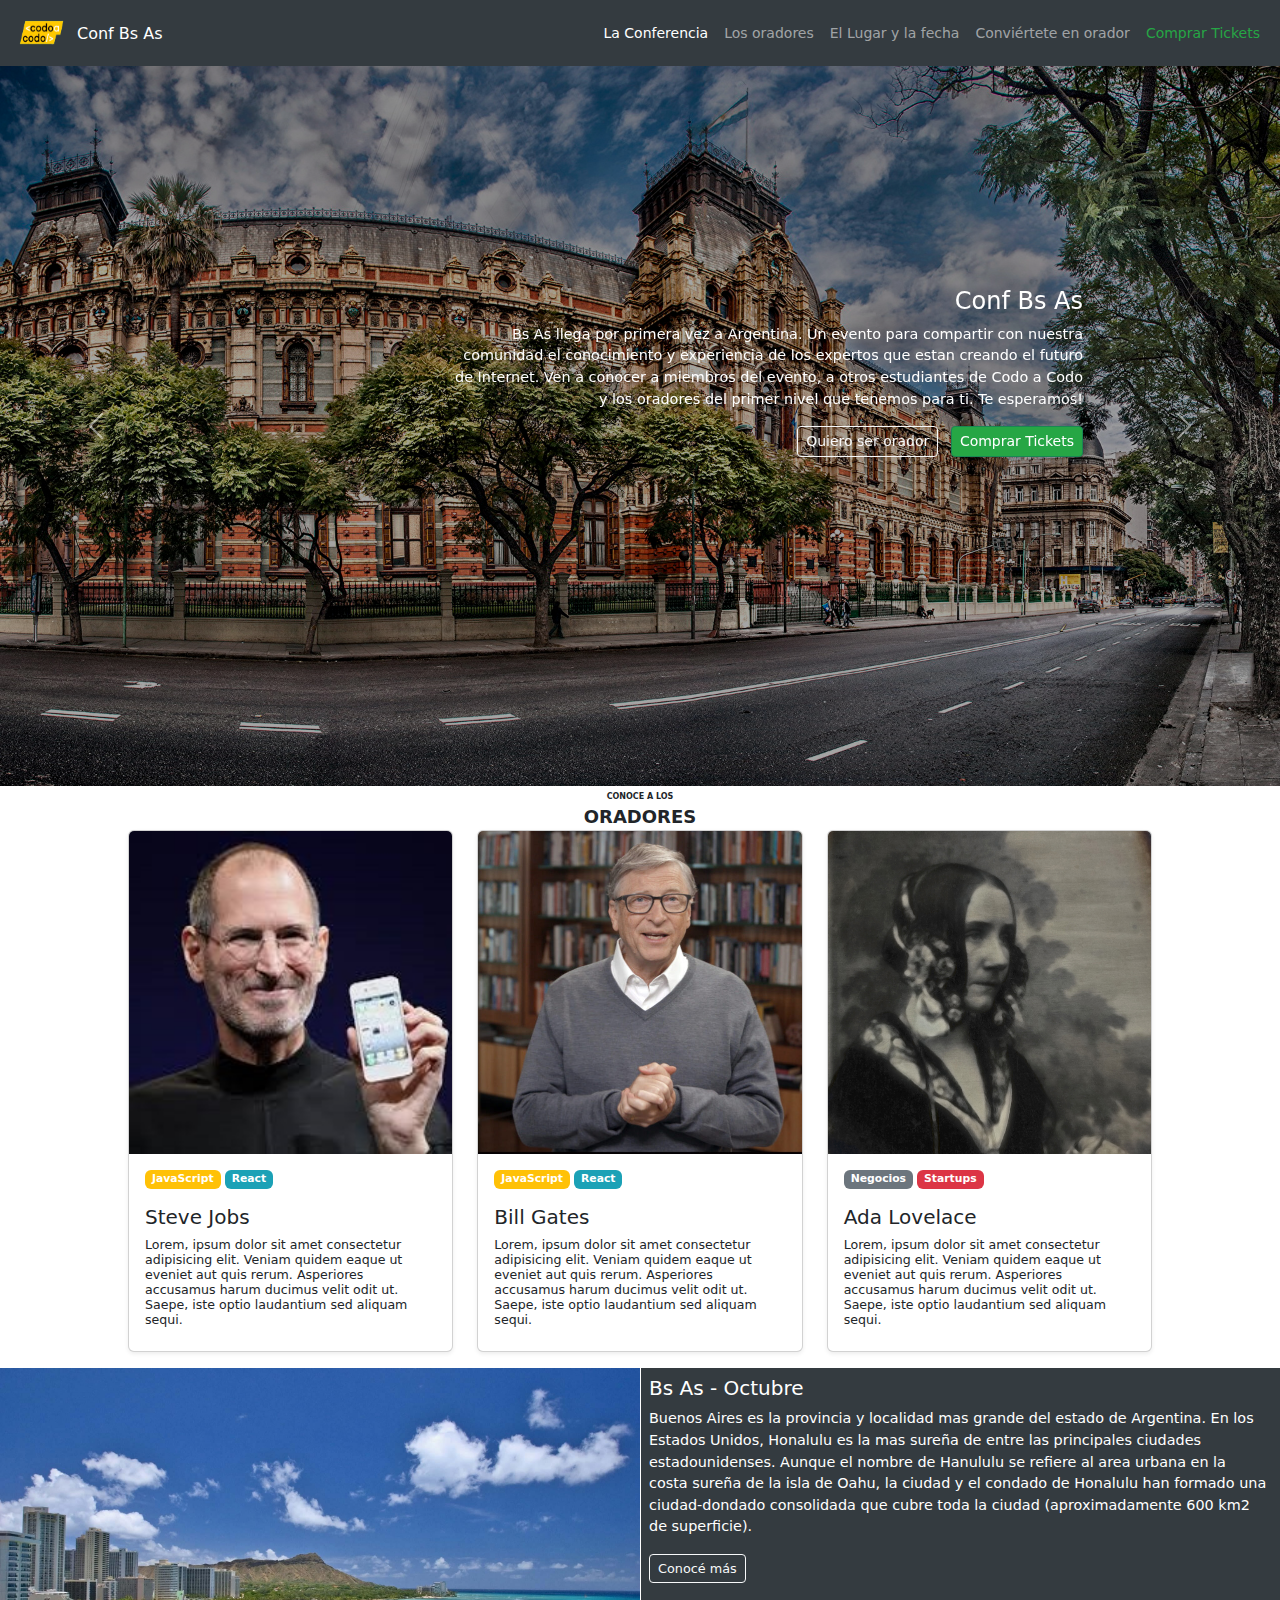
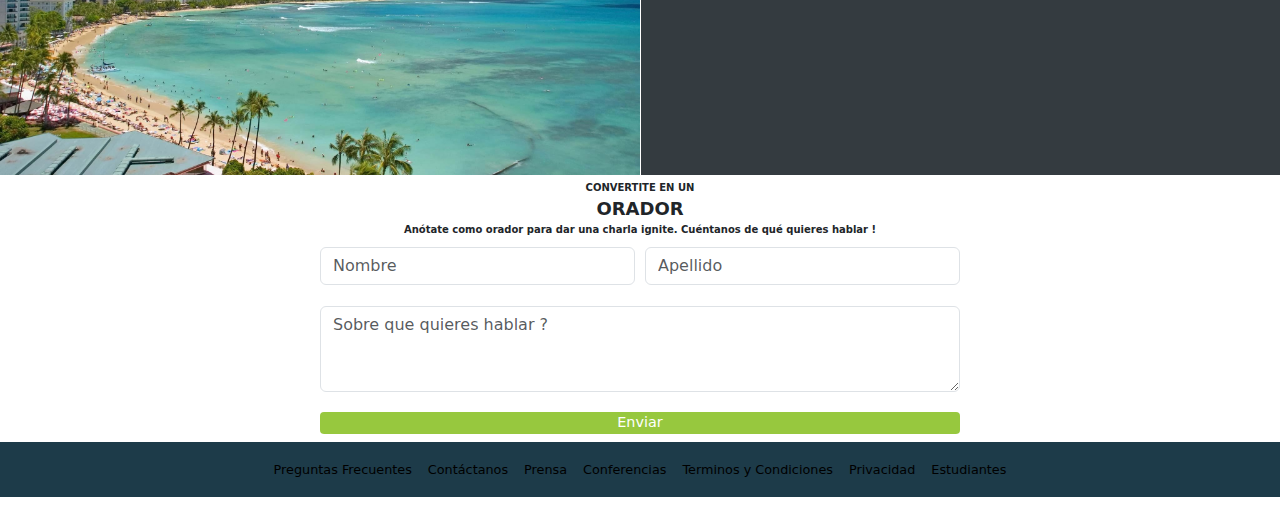
<file: index.html>
<!DOCTYPE html>
<html lang="en">

<head>
  <title>Conferencia Buenos Aires</title>
  <meta charset="utf-8">
  <meta name="viewport" content="width=device-width, initial-scale=1">
  <link href="https://cdn.jsdelivr.net/npm/bootstrap@5.1.3/dist/css/bootstrap.min.css" rel="stylesheet">
  <script src="https://cdn.jsdelivr.net/npm/bootstrap@5.1.3/dist/js/bootstrap.bundle.min.js"></script>
  <link rel="stylesheet" href="css/style.css">
</head>


<body>

  
  
  <!--    Menu de Navegacion-->
    
  <nav class="header-navbar navbar navbar-expand-md navbar-dark bg-dark text-white small">

    <!-- <div class="container-fluid  justify-content-start"> -->

    <div class="container-fluid">
      
      <a class="navbar-brand" href="#"><img src="img/codoacodo.png" alt="" width="60" height="40" class="d-inline-block"><span style="font-size: 16px; margin: 5px;">Conf Bs As</span></a>
    
      <span>
        <ul class="navbar-nav">
          <li class="nav-item">
            <a class="nav-link active" aria-current="page" href="#">La Conferencia</a>
          </li>
          <li class="nav-item">
            <a class="nav-link" href="#">Los oradores</a>
          </li>
          <li class="nav-item">
            <a class="nav-link" href="#">El Lugar y la fecha</a>
          </li>
          <li class="nav-item">
            <a class="nav-link" href="#">Conviértete en orador</a>
          </li>
          <li class="nav-item">
            <a class="nav-link mytext-success" href="comprar.html" target="_blank">Comprar Tickets</a>
          </li>
        </ul>
      </span>

    </div>
  </nav>

  <!--    Imagen Bs As con Texto

  <div class="container-fluid p-0 m-0">

    <div class="image-container">
      <img src="img/ba1.jpg" alt="html5" class="imagen-con-texto">
      <div class="imagen-con-texto-titulo">
        <h4>Conf Bs As</h4>
        <p>Bs As llega por primera vez a Argentina. Un evento para compartir con nuestra comunidad el conocimiento y
          experiencia de los expertos que estan creando el futuro de Internet. Ven a conocer a miembros del evento, a
          otros estudiantes de Codo a Codo y los oradores del primer nivel que tenemos para ti. Te esperamos!</p>
        <button type="button" class="btn  btn-outline-light mb-2 btn-sm btn-block">Quiero ser orador</button>
        <button type="button" class="btn btn-comprar btn-success mb-2 ms-2  btn-sm btn-block ">Comprar Tickets</button>
      </div>
    </div>
  </div>  -->

    <div class="image-container">


        <!-- Carousel -->
        <div id="demo" class="carousel slide" data-bs-ride="carousel">

          <!-- Indicators/dots -->
          <div class="carousel-indicators">
            <button type="button" data-bs-target="#demo" data-bs-slide-to="0" class="active"></button>
            <button type="button" data-bs-target="#demo" data-bs-slide-to="1"></button>
            <button type="button" data-bs-target="#demo" data-bs-slide-to="2"></button>
          </div>

          <!-- The slideshow/carousel -->
          <div class="carousel-inner">
            <div class="carousel-item active">
              <img src="img/ba1.jpg" alt="ba1" class="d-block w-100">
            </div>
            <div class="carousel-item">
              <img src="img/ba2.jpg" alt="ba2" class="d-block w-100">
            </div>
            <div class="carousel-item">
              <img src="img/ba3.jpg" alt="ba3" class="d-block w-100">
            </div>
          </div>

          <!-- Left and right controls/icons -->
          <button class="carousel-control-prev" type="button" data-bs-target="#demo" data-bs-slide="prev">
            <span class="carousel-control-prev-icon"></span>
          </button>
          <button class="carousel-control-next" type="button" data-bs-target="#demo" data-bs-slide="next">
            <span class="carousel-control-next-icon"></span>
          </button>
        </div>
        
        <div class="imagen-con-texto-titulo">
          <h4>Conf Bs As</h4>
          <p>Bs As llega por primera vez a Argentina. Un evento para compartir con nuestra comunidad el conocimiento y
            experiencia de los expertos que estan creando el futuro de Internet. Ven a conocer a miembros del evento, a
            otros estudiantes de Codo a Codo y los oradores del primer nivel que tenemos para ti. Te esperamos!</p>
          <button type="button" class="btn  btn-outline-light mb-2 btn-sm btn-block">Quiero ser orador</button>
          <a href="comprar.html" target="_blank"><button type="button" class="btn btn-comprar btn-success mb-2 ms-2  btn-sm btn-block ">Comprar Tickets</button></a>
        </div>
    </div>


    <!--    Cuerpo Central con imagenes-->

    <div class="oradores" style="position: relative;">

    <p style="text-align: center; font-size:8px; font-weight: 600; padding: 0; margin-top: 5px; margin-bottom: 0;">CONOCE A LOS</p>
    <p style="text-align: center; font-size:large; font-weight: 600; padding: 0 ; margin: 0;">ORADORES</p>

        <div class="row row-cols-1 row-cols-xs-1 row-cols-sm-3 row-cols-lg-3">
        
        <div class="col">
          <div class="card h-100 shadow-sm"> <img src="img/steve.jpg" class="card-img-top" alt="Steve Jobs">
            <div class="card-body">
              <div class="clearfix mb-3">
                <span class="float-start badge  bg-warning">JavaScript</span> 
                <span class="float-start badge ms-1 bg-info">React</span> 
              </div>
              <h5 class="card-title">Steve Jobs</h5>
              <h6 class="card-title small">Lorem, ipsum dolor sit amet consectetur adipisicing elit. Veniam quidem eaque ut
                eveniet aut quis rerum. Asperiores accusamus harum ducimus velit odit ut. Saepe, iste optio laudantium sed
                aliquam sequi.</h6>
            </div>
          </div>
        </div>

        <div class="col">
          <div class="card h-100 shadow-sm"> <img src="img/bill.jpg" class="card-img-top" alt="Bill Gates">
            <div class="card-body">
                <div class="clearfix mb-3">
                  <span class="float-start badge bg-warning">JavaScript</span> 
                  <span class="float-start badge  ms-1  bg-info">React</span> 
                </div>
                <h5 class="card-title">Bill Gates</h5>
                <h6 class="card-title small">Lorem, ipsum dolor sit amet consectetur adipisicing elit. Veniam quidem eaque ut
                  eveniet aut quis rerum. Asperiores accusamus harum ducimus velit odit ut. Saepe, iste optio laudantium sed
                  aliquam sequi.</h6>
              </div>
          </div>
        </div>

        <div class="col">
          <div class="card h-100 shadow-sm"> <img
              src="img/ada.jpeg"
              class="card-img-top" alt="Ada Lovelace">
              <div class="card-body">
                <div class="clearfix mb-3"> 
                  <span class="float-start badge  bg-secondary">Negocios</span> 
                  <span class="float-start badge  ms-1  bg-danger">Startups</span> 
                </div>
                <h5 class="card-title">Ada Lovelace</h5>
                <h6 class="card-title small">Lorem, ipsum dolor sit amet consectetur adipisicing elit. Veniam quidem eaque ut
                  eveniet aut quis rerum. Asperiores accusamus harum ducimus velit odit ut. Saepe, iste optio laudantium sed
                  aliquam sequi.</h6>
              </div>
          </div>
        </div>
      
      </div>
    </div>

    <!--    Destino Playa-->


    <div class="container-fluid mt-3">

  
        <div class="row  row-cols-1 row-cols-xs-1 row-cols-sm-2 row-cols-lg-2">
          
          <div class="col m-0 p-0">
            <img src="img/honolulu.jpg"  alt="" style="width: 100%; height: 100%;">
          </div>
  
          <div class="destino-texto bg-dark  m-0 ps-2 pt-2">
           <h5>Bs As - Octubre</h5>
            <p>Buenos Aires es la provincia y localidad mas grande del estado de Argentina. En los Estados Unidos, Honalulu es la mas sureña
          de entre las principales ciudades estadounidenses. Aunque el nombre de Hanululu se refiere al area urbana en la costa sureña de la isla
          de Oahu, la ciudad y el condado de Honalulu han formado una ciudad-dondado consolidada que cubre toda la ciudad (aproximadamente 600 km2 de superficie).
           </p>
           <button type="button" class="btn  btn-outline-light mb-2 btn-sm btn-block">Conocé más</button>
          </div>
        
        </div>
    </div>

    
    <!--    Formulario-->

    <div class="flex-box formulario-inscripcion" >

      <p style="text-align: center; font-size:10px; font-weight: 600; padding: 0; margin-top: 5px; margin-bottom: 0;">CONVERTITE EN UN </p>
      <p style="text-align: center; font-size:large; font-weight: 600; padding: 0 ; margin: 0;">ORADOR</p>
      <p style="text-align: center; font-size:10px; font-weight: 600;  padding: 0 ; margin: 0;">Anótate como orador para dar una charla ignite. Cuéntanos de qué quieres hablar ! </p>
      
      <form action="#">
        
            <div class="formulario-flex-item">
              <label for="Nombre"></label>
              <input type="text" class="form-control" id="nombre" placeholder="Nombre" name="nombre">

              <label for="apellido" style="margin: 5px;"></label>
              <input type="text" class="form-control" id="apellido" placeholder="Apellido" name="apellido">

            </div>           

           <label for="temas"></label>
           <textarea class="form-control" id="temas" placeholder="Sobre que quieres hablar ?" name="temas" rows="3"></textarea>
      
           <button type="submit" class="formulario-inscripcion-boton">Enviar</button>
 

      </form>

    </div>




  <!--    Footer-->
    
  <nav class="navbar navbar-expand-md text-white">

    <!-- <div class="container-fluid  justify-content-start"> -->

    <div class="footer ">
        <ul class="navbar-nav">
          <li class="nav-item">
            <a class="nav-link active" aria-current="page" href="#">Preguntas Frecuentes</a>
          </li>
          <li class="nav-item">
            <a class="nav-link active" href="#">Contáctanos</a>
          </li>
          <li class="nav-item">
            <a class="nav-link active" href="#">Prensa</a>
          </li>
          <li class="nav-item">
            <a class="nav-link active" href="#">Conferencias</a>
          </li>
          <li class="nav-item">
            <a class="nav-link active" href="#">Terminos y Condiciones</a>
          </li>
          <li class="nav-item">
            <a class="nav-link active" href="#">Privacidad</a>
          </li>
          <li class="nav-item">
            <a class="nav-link active" href="#">Estudiantes</a>
          </li>
        </ul>
    </div>
  </nav>



</body>

</html>
</file>
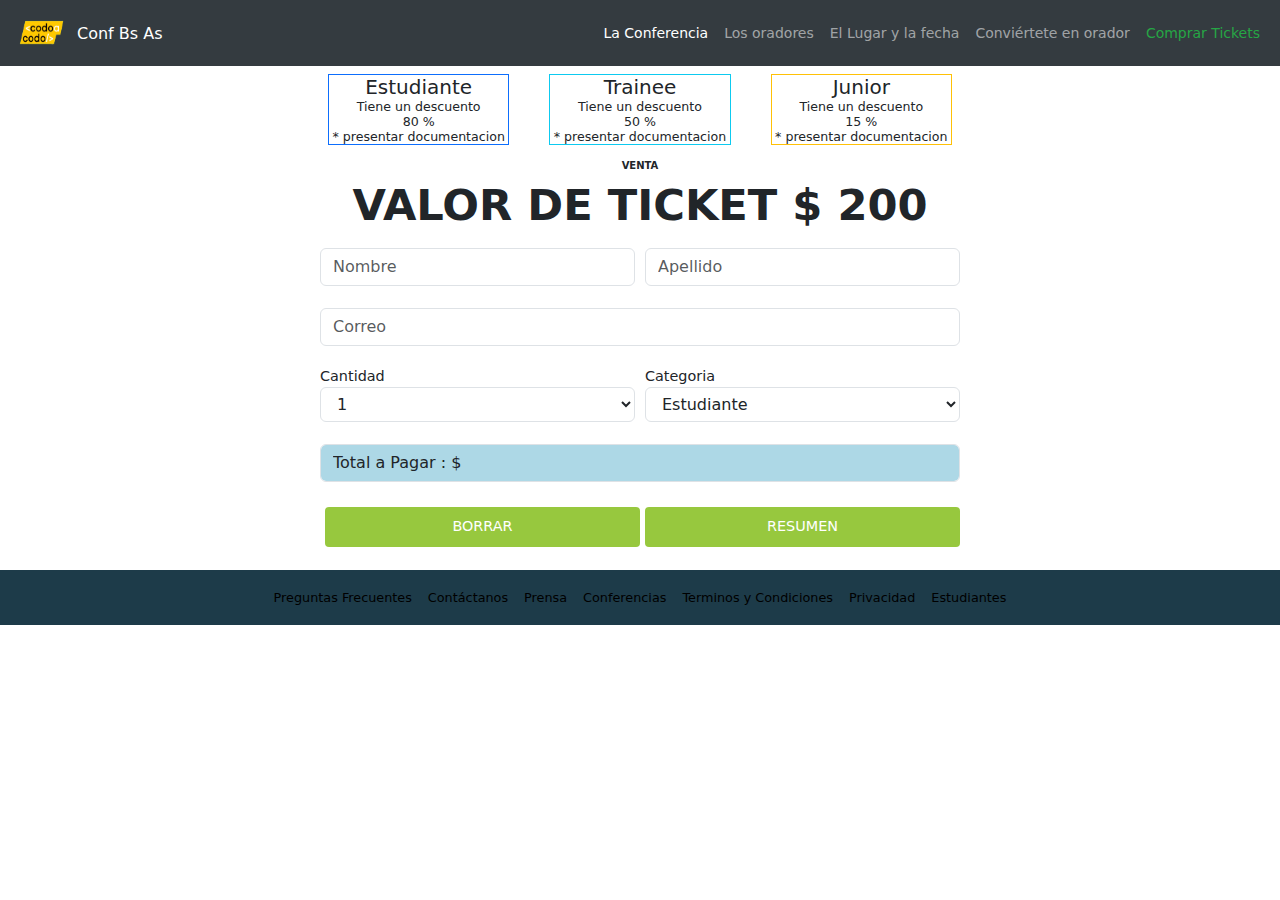
<file: comprar.html>
<!DOCTYPE html>
<html lang="en">

<head>
  <title>Conferencia Buenos Aires</title>
  <meta charset="utf-8">
  <meta name="viewport" content="width=device-width, initial-scale=1">
  <link href="https://cdn.jsdelivr.net/npm/bootstrap@5.1.3/dist/css/bootstrap.min.css" rel="stylesheet">
  <script src="https://cdn.jsdelivr.net/npm/bootstrap@5.1.3/dist/js/bootstrap.bundle.min.js"></script>
  <link rel="stylesheet" href="css/style.css">
</head>



<body>

  
  
  <!--    Menu de Navegacion-->
    
  <nav class="header-navbar navbar navbar-expand-md navbar-dark bg-dark text-white small">

    <!-- <div class="container-fluid  justify-content-start"> -->

    <div class="container-fluid">
      
      <a class="navbar-brand" href="#"><img src="img/codoacodo.png" alt="" width="60" height="40" class="d-inline-block"><span style="font-size: 16px; margin: 5px;">Conf Bs As</span></a>
    
      <span>
        <ul class="navbar-nav">
          <li class="nav-item">
            <a class="nav-link active" aria-current="page" href="#">La Conferencia</a>
          </li>
          <li class="nav-item">
            <a class="nav-link" href="#">Los oradores</a>
          </li>
          <li class="nav-item">
            <a class="nav-link" href="#">El Lugar y la fecha</a>
          </li>
          <li class="nav-item">
            <a class="nav-link" href="#">Conviértete en orador</a>
          </li>
          <li class="nav-item">
            <a class="nav-link mytext-success" href="#">Comprar Tickets</a>
          </li>
        </ul>
      </span>

    </div>
  </nav>


    <!--    Cuerpo Central con tarjetas-->

    <div class="tickets" style="position: relative;">

      <div class="row row-cols-1 row-cols-xs-1 row-cols-sm-1 row-cols-lg-3">      

        <div class="col">   
            <div class="card-body border border-primary text-center m-2">
              <h5 class="card-title">Estudiante</h5>
              <h6 class="card-title small">Tiene un descuento</h6>
              <h6 class="card-title small">80 %</h6>
              <h6 class="card-title small">* presentar documentacion</h6>
            </div>
        </div>
   

     
        <div class="col">   
            <div class="card-body border border-info text-center m-2">
              <h5 class="card-title">Trainee</h5>
              <h6 class="card-title small">Tiene un descuento</h6>
              <h6 class="card-title small">50 %</h6>
              <h6 class="card-title small">* presentar documentacion</h6>
            </div>
        </div>
     
        <div class="col">   
            <div class="card-body border border-warning text-center m-2">
              <h5 class="card-title">Junior</h5>
              <h6 class="card-title small">Tiene un descuento</h6>
              <h6 class="card-title small">15 %</h6>
              <h6 class="card-title small">* presentar documentacion</h6>
            </div>
        </div>

      </div>


    </div>

    
    <!--    Formulario-->

    <div class="formulario-inscripcion" >

      <p style="text-align: center; font-size:10px; font-weight: 600; padding: 0; margin-top: 5px; margin-bottom: 0;">VENTA</p>
      <p style="text-align: center; font-size:3em; font-weight: 600; padding: 0 ; margin: 0;">VALOR DE TICKET $ 200</p>
      
      <form id="ComprarTickets" action="">
        
           <div class="form-row formulario-flex-item">
                <label for="Nombre"></label>
                <input type="text" class="form-control" id="nombre" placeholder="Nombre" name="nombre">

                <label for="apellido" style="margin: 5px;"></label>
                <input type="text" class="form-control" id="apellido" placeholder="Apellido" name="apellido">
           </div>    
                   
           <div class="form-row" >
              <label for="correo"></label>
              <input type="email" class="form-control" id="correo" placeholder="Correo" name="correo">
           </div>

           <div class="formulario-flex-item" style="margin-top: 20px;">
                <div style="display: flex; flex-direction: column; width: 100%;">
                  <label for="cantidad">Cantidad</label>
                
                  <select id="cantidad" placeholder="Cantidad" name="cantidad" class="form-control">
                    <option>1</option>
                    <option>2</option>
                    <option>3</option>
                    <option>4</option>
                    <option>5</option>
                    <option>6</option>
                    <option>7</option>
                    <option>8</option>
                    <option>9</option>
                    <option>10</option>
                  </select>
                </div>

                <div class="categoria-style">
                  <label for="categoria">Categoria</label>
                  <select id="categoria" class="form-control">
                    <option>Estudiante</option>
                    <option>Trainee</option>
                    <option>Junior</option>
                  </select>
                </div>  
         </div>    

         <div class="form-row" >
          <label for="resumen"></label>
          <input type="resumen" class="form-control" id="resumen" value="Total a Pagar : $" name="resumen" readonly=»readonly style="background-color: lightblue">
       </div>


         <div class="form-row formulario-flex-item">

                <button id="btnBorrar" class="formulario-comprar-boton" type="submit">BORRAR</button>
                <button id="btnResumen" class="formulario-comprar-boton" type="submit">RESUMEN</button>

        </div>
      </form>
    </div>


  <!--    Footer-->
    
  <nav class="navbar navbar-expand-md text-white">

    <!-- <div class="container-fluid  justify-content-start"> -->

    <div class="footer ">
        <ul class="navbar-nav">
          <li class="nav-item">
            <a class="nav-link active" aria-current="page" href="#">Preguntas Frecuentes</a>
          </li>
          <li class="nav-item">
            <a class="nav-link active" href="#">Contáctanos</a>
          </li>
          <li class="nav-item">
            <a class="nav-link active" href="#">Prensa</a>
          </li>
          <li class="nav-item">
            <a class="nav-link active" href="#">Conferencias</a>
          </li>
          <li class="nav-item">
            <a class="nav-link active" href="#">Terminos y Condiciones</a>
          </li>
          <li class="nav-item">
            <a class="nav-link active" href="#">Privacidad</a>
          </li>
          <li class="nav-item">
            <a class="nav-link active" href="#">Estudiantes</a>
          </li>
        </ul>
    </div>
  </nav>

  <script src="js/funciones.js"></script>

</body>

</html>
</file>
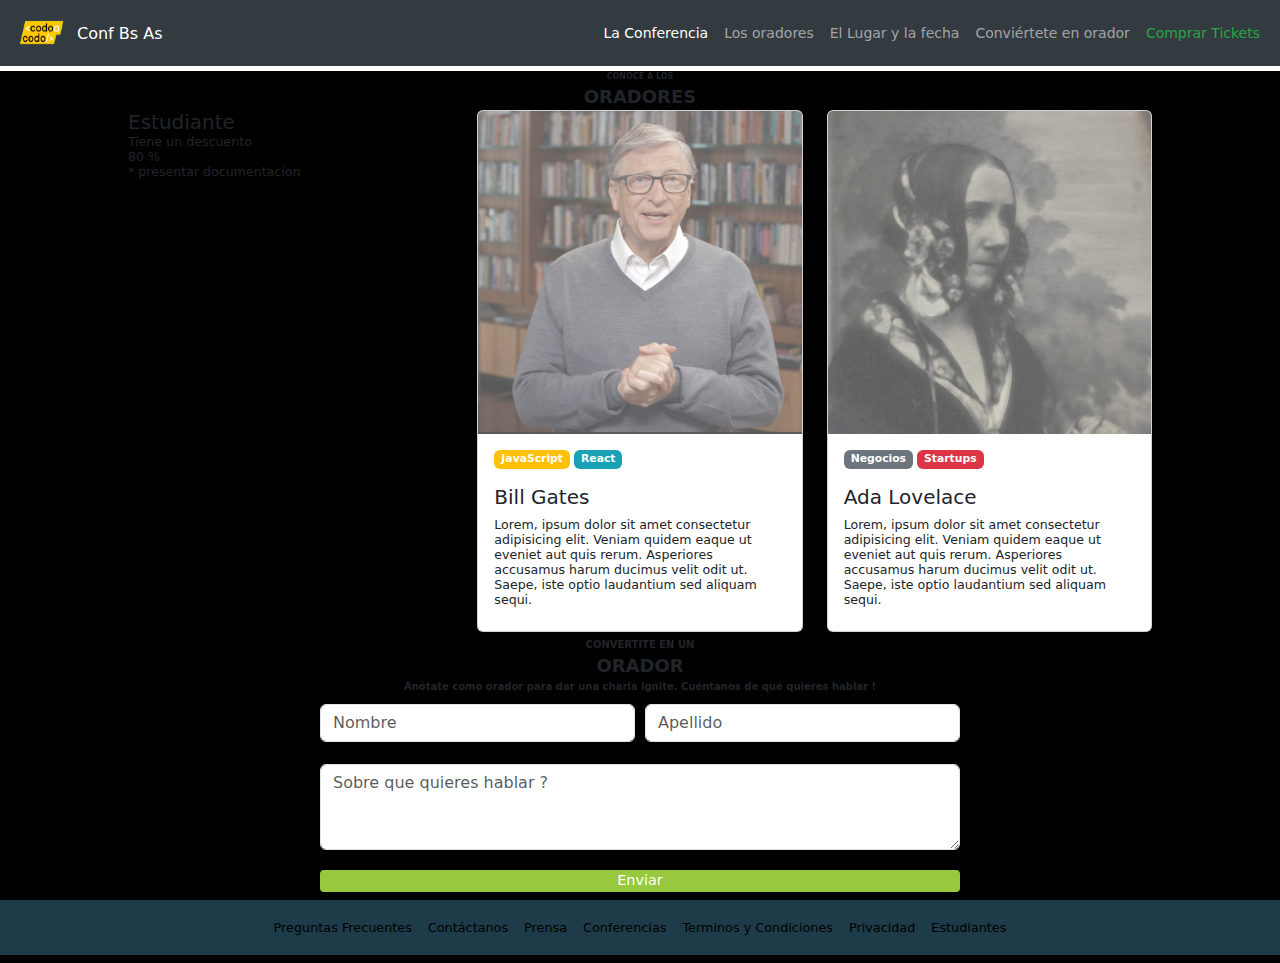
<file: comprar_tickets.html>
<!DOCTYPE html>
<html lang="en">

<head>
  <title>Conferencia Buenos Aires</title>
  <meta charset="utf-8">
  <meta name="viewport" content="width=device-width, initial-scale=1">
  <link href="https://cdn.jsdelivr.net/npm/bootstrap@5.1.3/dist/css/bootstrap.min.css" rel="stylesheet">
  <script src="https://cdn.jsdelivr.net/npm/bootstrap@5.1.3/dist/js/bootstrap.bundle.min.js"></script>
  <link rel="stylesheet" href="css/style.css">
</head>


<body>

  
  
  <!--    Menu de Navegacion-->
    
  <nav class="header-navbar navbar navbar-expand-md navbar-dark bg-dark text-white small">

    <!-- <div class="container-fluid  justify-content-start"> -->

    <div class="container-fluid">
      
      <a class="navbar-brand" href="#"><img src="img/codoacodo.png" alt="" width="60" height="40" class="d-inline-block"><span style="font-size: 16px; margin: 5px;">Conf Bs As</span></a>
    
      <span>
        <ul class="navbar-nav">
          <li class="nav-item">
            <a class="nav-link active" aria-current="page" href="#">La Conferencia</a>
          </li>
          <li class="nav-item">
            <a class="nav-link" href="#">Los oradores</a>
          </li>
          <li class="nav-item">
            <a class="nav-link" href="#">El Lugar y la fecha</a>
          </li>
          <li class="nav-item">
            <a class="nav-link" href="#">Conviértete en orador</a>
          </li>
          <li class="nav-item">
            <a class="nav-link mytext-success" href="#">Comprar Tickets</a>
          </li>
        </ul>
      </span>

    </div>
  </nav>

    <div class="image-container">


    <!--    Cuerpo Central con imagenes-->

    <div class="oradores" style="position: relative;">

    <p style="text-align: center; font-size:8px; font-weight: 600; padding: 0; margin-top: 5px; margin-bottom: 0;">CONOCE A LOS</p>
    <p style="text-align: center; font-size:large; font-weight: 600; padding: 0 ; margin: 0;">ORADORES</p>

        <div class="row row-cols-1 row-cols-xs-1 row-cols-sm-3 row-cols-lg-3">
        
        <div class="col">   
            <div class="card-body">
              <h5 class="card-title">Estudiante</h5>
              <h6 class="card-title small">Tiene un descuento</h6>
              <h6 class="card-title small">80 %</h6>
              <h6 class="card-title small">* presentar documentacion</h6>
            </div>
        </div>

        <div class="col">
          <div class="card h-100 shadow-sm"> <img src="img/bill.jpg" class="card-img-top" alt="Bill Gates">
            <div class="card-body">
                <div class="clearfix mb-3">
                  <span class="float-start badge bg-warning">JavaScript</span> 
                  <span class="float-start badge  ms-1  bg-info">React</span> 
                </div>
                <h5 class="card-title">Bill Gates</h5>
                <h6 class="card-title small">Lorem, ipsum dolor sit amet consectetur adipisicing elit. Veniam quidem eaque ut
                  eveniet aut quis rerum. Asperiores accusamus harum ducimus velit odit ut. Saepe, iste optio laudantium sed
                  aliquam sequi.</h6>
              </div>
          </div>
        </div>

        <div class="col">
          <div class="card h-100 shadow-sm"> <img
              src="img/ada.jpeg"
              class="card-img-top" alt="Ada Lovelace">
              <div class="card-body">
                <div class="clearfix mb-3"> 
                  <span class="float-start badge  bg-secondary">Negocios</span> 
                  <span class="float-start badge  ms-1  bg-danger">Startups</span> 
                </div>
                <h5 class="card-title">Ada Lovelace</h5>
                <h6 class="card-title small">Lorem, ipsum dolor sit amet consectetur adipisicing elit. Veniam quidem eaque ut
                  eveniet aut quis rerum. Asperiores accusamus harum ducimus velit odit ut. Saepe, iste optio laudantium sed
                  aliquam sequi.</h6>
              </div>
          </div>
        </div>
      
      </div>
    </div>

    
    <!--    Formulario-->

    <div class="flex-box formulario-inscripcion" >

      <p style="text-align: center; font-size:10px; font-weight: 600; padding: 0; margin-top: 5px; margin-bottom: 0;">CONVERTITE EN UN </p>
      <p style="text-align: center; font-size:large; font-weight: 600; padding: 0 ; margin: 0;">ORADOR</p>
      <p style="text-align: center; font-size:10px; font-weight: 600;  padding: 0 ; margin: 0;">Anótate como orador para dar una charla ignite. Cuéntanos de qué quieres hablar ! </p>
      
      <form action="#">
        
            <div class="formulario-flex-item">
              <label for="Nombre"></label>
              <input type="text" class="form-control" id="nombre" placeholder="Nombre" name="nombre">

              <label for="apellido" style="margin: 5px;"></label>
              <input type="text" class="form-control" id="apellido" placeholder="Apellido" name="apellido">

            </div>           

           <label for="temas"></label>
           <textarea class="form-control" id="temas" placeholder="Sobre que quieres hablar ?" name="temas" rows="3"></textarea>
      
           <button type="submit" class="formulario-inscripcion-boton">Enviar</button>
 

      </form>

    </div>




  <!--    Footer-->
    
  <nav class="navbar navbar-expand-md text-white">

    <!-- <div class="container-fluid  justify-content-start"> -->

    <div class="footer ">
        <ul class="navbar-nav">
          <li class="nav-item">
            <a class="nav-link active" aria-current="page" href="#">Preguntas Frecuentes</a>
          </li>
          <li class="nav-item">
            <a class="nav-link active" href="#">Contáctanos</a>
          </li>
          <li class="nav-item">
            <a class="nav-link active" href="#">Prensa</a>
          </li>
          <li class="nav-item">
            <a class="nav-link active" href="#">Conferencias</a>
          </li>
          <li class="nav-item">
            <a class="nav-link active" href="#">Terminos y Condiciones</a>
          </li>
          <li class="nav-item">
            <a class="nav-link active" href="#">Privacidad</a>
          </li>
          <li class="nav-item">
            <a class="nav-link active" href="#">Estudiantes</a>
          </li>
        </ul>
    </div>
  </nav>



</body>

</html>
</file>
<file: css/style.css>
*{
    box-sizing: border-box !important;
  }

html{ 
    padding: 0;
    margin: 0px;
   /* background-color: rgba(0, 0, 0, 0.85);*/
}

body{
    width: 100%;
    margin: auto;
    
}

.form-control{
  appearance: auto
}

.bg-dark {

    background-color: #343b40 !important;
  }

  .bg-info {

    background-color:  #1ba1b6!important;
  }

 

  .mytext-success{
    color: rgba(38,166,69,255) !important;
  
  }

  .mytext-success:hover{
    color: rgb(171, 235, 171) !important;
  
  }

  .nav-item>a:hover{
    background-color: rgba(255, 255, 0, 0.605);
    color: black !important;
  }

.btn-comprar{
  background-color: rgba(38,166,69,255);
}
  
.btn-comprar:hover{
  background-color: rgb(26, 78, 26)
}

.image-container{
    position: relative;
    width: 100%;
    height: auto;
    background-color: black;
}

.image-container img{
    max-width: 100%;
    padding: 0;
    margin: 0;
    opacity: 0.65;
 }

div.imagen-con-texto-titulo{
    position: absolute;
    right: 15%;
    top: 30%;
    width: 50%;
    height: 100px;
    text-align: right;
    color: white;
    font-size: 0.9em;
    padding: 5px;
    
}

  .oradores{
    width: 80%;
    margin: auto;
    font-size: 0.9em;
  }

 

  .destino-texto{
    color: white;
    background-color: grey;
    border-left: 1px solid white;

  }

  .destino-texto p{
    font-size: 0.9em;
  }

  .destino-texto button{
    font-size: 0.8em;
  }

 .formulario-inscripcion{
    width: 50%;
    margin:  auto;
    font-size: 0.9em;


  }

  .formulario-inscripcion-boton{
    width: 100%;
    padding: 0px;
    margin: 0px;
    margin-top: 20px;
    color: white;
    font-size: 1em;
    background:rgba(151,200,62,255);
    border-radius: 4px ;
    border: none;
  }

  .formulario-inscripcion-boton:hover{
    background-color: rgba(0, 128, 0, 0.799);
  }

  .formulario-comprar-boton{
    width: 100%;
    height: 100%;
    padding: 0px;
    margin: 0px;
    margin-top: 15px;
    margin-bottom: 15px;
    margin-left: 5px;
    color: white;
    font-size: 1em;
    background:rgba(151,200,62,255);
    border-radius: 4px ;
    border: none;
    height: 40px;
  }

  .formulario-comprar-boton:hover{
    background-color: rgba(0, 128, 0, 0.799);
  }


  .formulario-flex-item{
    display: flex;
    flex-direction: row;
    flex: 50%;
    margin-top: 10px;
    align-items: center;
  }

  .tickets{
    width: 50%;
    margin:  auto;
    font-size: 0.9em;

  }


  .footer {
    background-color: rgba(29,59,73,255);
    text-align: center !important;
    font-size: 0.8em;
    width: 100%;
  }

  .footer ul{
    margin: 10px;
    /*justify-content: space-evenly*/
    justify-content: center;
  }

  .footer a{
    color: white;
  }


  .categoria-style  {    
    padding: 0px;
    margin-left: 10px;
    display: flex; flex-direction: column; width: 100%;
  }


#btnBorrar:hover{
  background-color: rgb(255, 72, 0) ;

}



  @media (max-width: 992px) { 
    div.imagen-con-texto-titulo{
        position: relative;
        width: 100%;
        height: auto;
        background-color: black;
        right: 0;
        text-align: justify;
    
    }

    .btn{
        width: 100%;
        margin-left: 0 !important;
        padding: 0;
        margin: 0;

    }
    


    navbar>.container, .navbar>.container-fluid, .navbar>.container-lg, .navbar>.container-md, .navbar>.container-sm, .navbar>.container-xl, .navbar>.container-xxl {
      display: flex;
      flex-wrap: inherit;
      align-items: center;
      justify-content: space-between;
      flex-direction: column;
      text-align: center;
  }

  .oradores{
    width: 95%;
    margin: auto;
    font-size: 1em;
  }

  .formulario-flex-item {
  
    flex-direction: column;
    flex: 100%;
    margin: 0px;
    padding: 0px;
  }

  .categoria-style  {    
    padding: 0px;
    margin: 0px ;
    margin-top: 10px;
  }

  .formulario-comprar-boton{
 
    margin-right: 0px;
    margin-left: 0px;
    margin-top: 10px;
    margin-bottom: 0px;

    
  }


  .tickets{
    width: 90%;
    margin:  auto;
    font-size: 0.9em;

  }


  .formulario-inscripcion{
    width: 90%;
    margin:  auto;
    font-size: 0.9em;


  }

}
</file>
